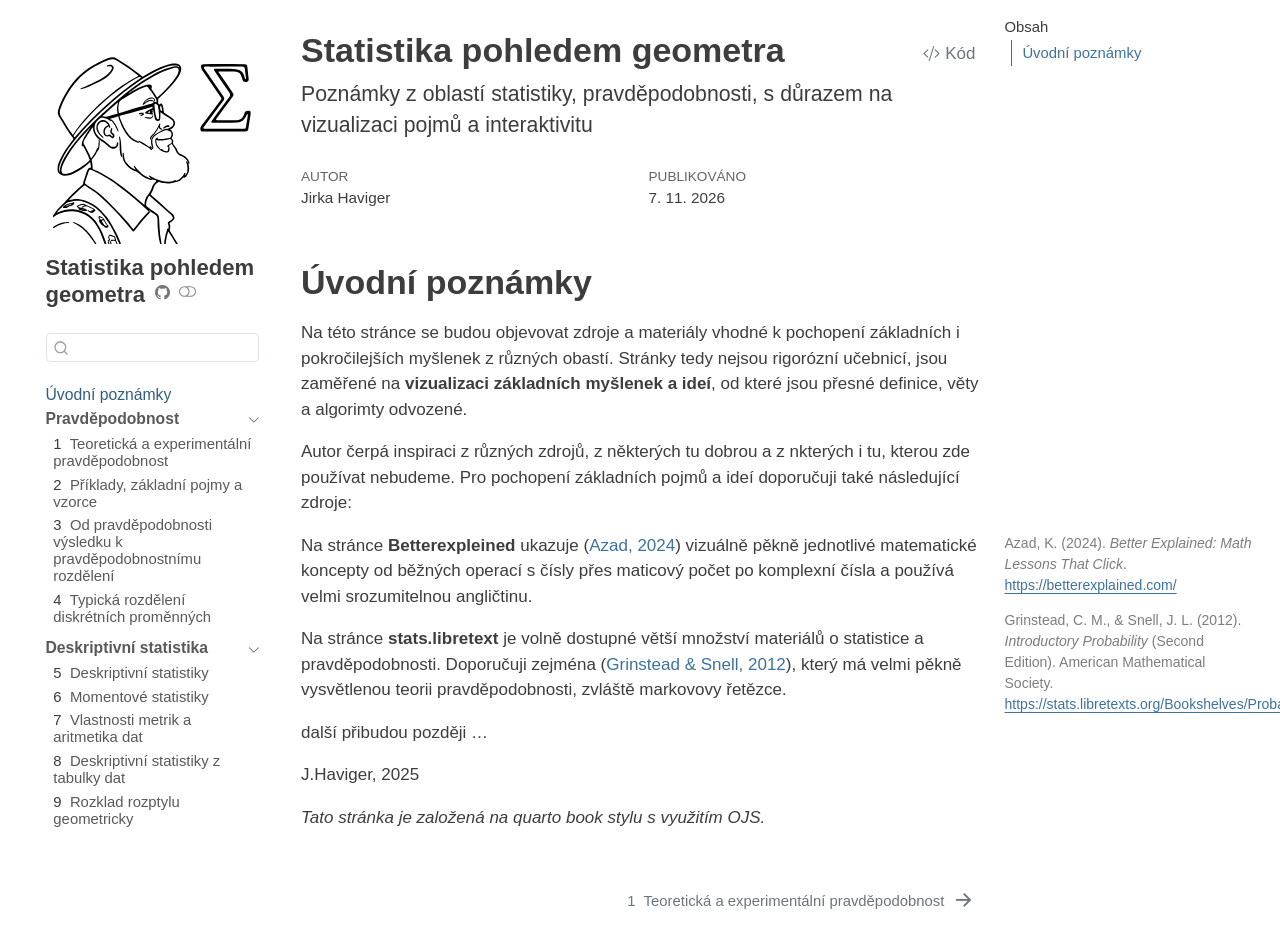
<file: index.html>
<!DOCTYPE html>
<html xmlns="http://www.w3.org/1999/xhtml" lang="cs" xml:lang="cs"><head>

<meta charset="utf-8">
<meta name="generator" content="quarto-1.8.27">

<meta name="viewport" content="width=device-width, initial-scale=1.0, user-scalable=yes">

<meta name="author" content="Jirka Haviger">

<title>Statistika pohledem geometra</title>
<style>
code{white-space: pre-wrap;}
span.smallcaps{font-variant: small-caps;}
div.columns{display: flex; gap: min(4vw, 1.5em);}
div.column{flex: auto; overflow-x: auto;}
div.hanging-indent{margin-left: 1.5em; text-indent: -1.5em;}
ul.task-list{list-style: none;}
ul.task-list li input[type="checkbox"] {
  width: 0.8em;
  margin: 0 0.8em 0.2em -1em; /* quarto-specific, see https://github.com/quarto-dev/quarto-cli/issues/4556 */ 
  vertical-align: middle;
}
/* CSS for syntax highlighting */
html { -webkit-text-size-adjust: 100%; }
pre > code.sourceCode { white-space: pre; position: relative; }
pre > code.sourceCode > span { display: inline-block; line-height: 1.25; }
pre > code.sourceCode > span:empty { height: 1.2em; }
.sourceCode { overflow: visible; }
code.sourceCode > span { color: inherit; text-decoration: inherit; }
div.sourceCode { margin: 1em 0; }
pre.sourceCode { margin: 0; }
@media screen {
div.sourceCode { overflow: auto; }
}
@media print {
pre > code.sourceCode { white-space: pre-wrap; }
pre > code.sourceCode > span { text-indent: -5em; padding-left: 5em; }
}
pre.numberSource code
  { counter-reset: source-line 0; }
pre.numberSource code > span
  { position: relative; left: -4em; counter-increment: source-line; }
pre.numberSource code > span > a:first-child::before
  { content: counter(source-line);
    position: relative; left: -1em; text-align: right; vertical-align: baseline;
    border: none; display: inline-block;
    -webkit-touch-callout: none; -webkit-user-select: none;
    -khtml-user-select: none; -moz-user-select: none;
    -ms-user-select: none; user-select: none;
    padding: 0 4px; width: 4em;
  }
pre.numberSource { margin-left: 3em;  padding-left: 4px; }
div.sourceCode
  {   }
@media screen {
pre > code.sourceCode > span > a:first-child::before { text-decoration: underline; }
}
/* CSS for citations */
div.csl-bib-body { }
div.csl-entry {
  clear: both;
  margin-bottom: 0em;
}
.hanging-indent div.csl-entry {
  margin-left:2em;
  text-indent:-2em;
}
div.csl-left-margin {
  min-width:2em;
  float:left;
}
div.csl-right-inline {
  margin-left:2em;
  padding-left:1em;
}
div.csl-indent {
  margin-left: 2em;
}</style>


<script src="site_libs/quarto-nav/quarto-nav.js"></script>
<script src="site_libs/quarto-nav/headroom.min.js"></script>
<script src="site_libs/clipboard/clipboard.min.js"></script>
<script src="site_libs/quarto-search/autocomplete.umd.js"></script>
<script src="site_libs/quarto-search/fuse.min.js"></script>
<script src="site_libs/quarto-search/quarto-search.js"></script>
<meta name="quarto:offset" content="./">
<link href="./01-pravdepodobnost/01-klasicka-prst.html" rel="next">
<script src="site_libs/quarto-html/quarto.js" type="module"></script>
<script src="site_libs/quarto-html/tabsets/tabsets.js" type="module"></script>
<script src="site_libs/quarto-html/axe/axe-check.js" type="module"></script>
<script src="site_libs/quarto-html/popper.min.js"></script>
<script src="site_libs/quarto-html/tippy.umd.min.js"></script>
<script src="site_libs/quarto-html/anchor.min.js"></script>
<link href="site_libs/quarto-html/tippy.css" rel="stylesheet">
<link href="site_libs/quarto-html/quarto-syntax-highlighting-ff929f96a824ba1f1ce73fc626f6830b.css" rel="stylesheet" class="quarto-color-scheme" id="quarto-text-highlighting-styles">
<link href="site_libs/quarto-html/quarto-syntax-highlighting-dark-45af73e8a241ca958af255ea1c556be4.css" rel="stylesheet" class="quarto-color-scheme quarto-color-alternate" id="quarto-text-highlighting-styles">
<link href="site_libs/quarto-html/quarto-syntax-highlighting-ff929f96a824ba1f1ce73fc626f6830b.css" rel="stylesheet" class="quarto-color-scheme-extra" id="quarto-text-highlighting-styles">
<script src="site_libs/bootstrap/bootstrap.min.js"></script>
<link href="site_libs/bootstrap/bootstrap-icons.css" rel="stylesheet">
<link href="site_libs/bootstrap/bootstrap-cc047fd132c07db3a52270d72ad63a03.min.css" rel="stylesheet" append-hash="true" class="quarto-color-scheme" id="quarto-bootstrap" data-mode="light">
<link href="site_libs/bootstrap/bootstrap-dark-bd2d8ee0d0c398ab6469995dc4d71998.min.css" rel="stylesheet" append-hash="true" class="quarto-color-scheme quarto-color-alternate" id="quarto-bootstrap" data-mode="light">
<link href="site_libs/bootstrap/bootstrap-cc047fd132c07db3a52270d72ad63a03.min.css" rel="stylesheet" append-hash="true" class="quarto-color-scheme-extra" id="quarto-bootstrap" data-mode="light">
<script id="quarto-search-options" type="application/json">{
  "location": "sidebar",
  "copy-button": false,
  "collapse-after": 3,
  "panel-placement": "start",
  "type": "textbox",
  "limit": 50,
  "keyboard-shortcut": [
    "f",
    "/",
    "s"
  ],
  "show-item-context": false,
  "language": {
    "search-no-results-text": "Žádný výsledek",
    "search-matching-documents-text": "Nalezené výsledky",
    "search-copy-link-title": "Zkopírovat odkaz pro vyhledávání",
    "search-hide-matches-text": "Skrýt další výsledky",
    "search-more-match-text": "další výsledek v tomto dokumentu",
    "search-more-matches-text": "dalších výsledků v tomto dokumentu",
    "search-clear-button-title": "Vymazat",
    "search-text-placeholder": "",
    "search-detached-cancel-button-title": "Zrušit",
    "search-submit-button-title": "Odeslat",
    "search-label": "Hledat"
  }
}</script>


<meta property="og:title" content="Statistika pohledem geometra">
<meta property="og:description" content="Poznámky z oblastí statistiky, pravděpodobnosti, s důrazem na vizualizaci pojmů a interaktivitu">
<meta property="og:site_name" content=" **Statistika pohledem geometra** ">
<meta name="twitter:title" content="Statistika pohledem geometra">
<meta name="twitter:description" content="Poznámky z oblastí statistiky, pravděpodobnosti, s důrazem na vizualizaci pojmů a interaktivitu">
<meta name="twitter:card" content="summary">
</head>

<body class="nav-sidebar floating slimcontent quarto-light"><script id="quarto-html-before-body" type="application/javascript">
    const toggleBodyColorMode = (bsSheetEl) => {
      const mode = bsSheetEl.getAttribute("data-mode");
      const bodyEl = window.document.querySelector("body");
      if (mode === "dark") {
        bodyEl.classList.add("quarto-dark");
        bodyEl.classList.remove("quarto-light");
      } else {
        bodyEl.classList.add("quarto-light");
        bodyEl.classList.remove("quarto-dark");
      }
    }
    const toggleBodyColorPrimary = () => {
      const bsSheetEl = window.document.querySelector("link#quarto-bootstrap:not([rel=disabled-stylesheet])");
      if (bsSheetEl) {
        toggleBodyColorMode(bsSheetEl);
      }
    }
    const setColorSchemeToggle = (alternate) => {
      const toggles = window.document.querySelectorAll('.quarto-color-scheme-toggle');
      for (let i=0; i < toggles.length; i++) {
        const toggle = toggles[i];
        if (toggle) {
          if (alternate) {
            toggle.classList.add("alternate");
          } else {
            toggle.classList.remove("alternate");
          }
        }
      }
    };
    const toggleColorMode = (alternate) => {
      // Switch the stylesheets
      const primaryStylesheets = window.document.querySelectorAll('link.quarto-color-scheme:not(.quarto-color-alternate)');
      const alternateStylesheets = window.document.querySelectorAll('link.quarto-color-scheme.quarto-color-alternate');
      manageTransitions('#quarto-margin-sidebar .nav-link', false);
      if (alternate) {
        // note: dark is layered on light, we don't disable primary!
        enableStylesheet(alternateStylesheets);
        for (const sheetNode of alternateStylesheets) {
          if (sheetNode.id === "quarto-bootstrap") {
            toggleBodyColorMode(sheetNode);
          }
        }
      } else {
        disableStylesheet(alternateStylesheets);
        enableStylesheet(primaryStylesheets)
        toggleBodyColorPrimary();
      }
      manageTransitions('#quarto-margin-sidebar .nav-link', true);
      // Switch the toggles
      setColorSchemeToggle(alternate)
      // Hack to workaround the fact that safari doesn't
      // properly recolor the scrollbar when toggling (#1455)
      if (navigator.userAgent.indexOf('Safari') > 0 && navigator.userAgent.indexOf('Chrome') == -1) {
        manageTransitions("body", false);
        window.scrollTo(0, 1);
        setTimeout(() => {
          window.scrollTo(0, 0);
          manageTransitions("body", true);
        }, 40);
      }
    }
    const disableStylesheet = (stylesheets) => {
      for (let i=0; i < stylesheets.length; i++) {
        const stylesheet = stylesheets[i];
        stylesheet.rel = 'disabled-stylesheet';
      }
    }
    const enableStylesheet = (stylesheets) => {
      for (let i=0; i < stylesheets.length; i++) {
        const stylesheet = stylesheets[i];
        if(stylesheet.rel !== 'stylesheet') { // for Chrome, which will still FOUC without this check
          stylesheet.rel = 'stylesheet';
        }
      }
    }
    const manageTransitions = (selector, allowTransitions) => {
      const els = window.document.querySelectorAll(selector);
      for (let i=0; i < els.length; i++) {
        const el = els[i];
        if (allowTransitions) {
          el.classList.remove('notransition');
        } else {
          el.classList.add('notransition');
        }
      }
    }
    const isFileUrl = () => {
      return window.location.protocol === 'file:';
    }
    const hasAlternateSentinel = () => {
      let styleSentinel = getColorSchemeSentinel();
      if (styleSentinel !== null) {
        return styleSentinel === "alternate";
      } else {
        return false;
      }
    }
    const setStyleSentinel = (alternate) => {
      const value = alternate ? "alternate" : "default";
      if (!isFileUrl()) {
        window.localStorage.setItem("quarto-color-scheme", value);
      } else {
        localAlternateSentinel = value;
      }
    }
    const getColorSchemeSentinel = () => {
      if (!isFileUrl()) {
        const storageValue = window.localStorage.getItem("quarto-color-scheme");
        return storageValue != null ? storageValue : localAlternateSentinel;
      } else {
        return localAlternateSentinel;
      }
    }
    const toggleGiscusIfUsed = (isAlternate, darkModeDefault) => {
      const baseTheme = document.querySelector('#giscus-base-theme')?.value ?? 'light';
      const alternateTheme = document.querySelector('#giscus-alt-theme')?.value ?? 'dark';
      let newTheme = '';
      if(authorPrefersDark) {
        newTheme = isAlternate ? baseTheme : alternateTheme;
      } else {
        newTheme = isAlternate ? alternateTheme : baseTheme;
      }
      const changeGiscusTheme = () => {
        // From: https://github.com/giscus/giscus/issues/336
        const sendMessage = (message) => {
          const iframe = document.querySelector('iframe.giscus-frame');
          if (!iframe) return;
          iframe.contentWindow.postMessage({ giscus: message }, 'https://giscus.app');
        }
        sendMessage({
          setConfig: {
            theme: newTheme
          }
        });
      }
      const isGiscussLoaded = window.document.querySelector('iframe.giscus-frame') !== null;
      if (isGiscussLoaded) {
        changeGiscusTheme();
      }
    };
    const authorPrefersDark = false;
    const darkModeDefault = authorPrefersDark;
      document.querySelector('link#quarto-text-highlighting-styles.quarto-color-scheme-extra').rel = 'disabled-stylesheet';
      document.querySelector('link#quarto-bootstrap.quarto-color-scheme-extra').rel = 'disabled-stylesheet';
    let localAlternateSentinel = darkModeDefault ? 'alternate' : 'default';
    // Dark / light mode switch
    window.quartoToggleColorScheme = () => {
      // Read the current dark / light value
      let toAlternate = !hasAlternateSentinel();
      toggleColorMode(toAlternate);
      setStyleSentinel(toAlternate);
      toggleGiscusIfUsed(toAlternate, darkModeDefault);
      window.dispatchEvent(new Event('resize'));
    };
    // Switch to dark mode if need be
    if (hasAlternateSentinel()) {
      toggleColorMode(true);
    } else {
      toggleColorMode(false);
    }
  </script>

<div id="quarto-search-results"></div>
  <header id="quarto-header" class="headroom fixed-top">
  <nav class="quarto-secondary-nav">
    <div class="container-fluid d-flex">
      <button type="button" class="quarto-btn-toggle btn" data-bs-toggle="collapse" role="button" data-bs-target=".quarto-sidebar-collapse-item" aria-controls="quarto-sidebar" aria-expanded="false" aria-label="Přepnout postranní panel" onclick="if (window.quartoToggleHeadroom) { window.quartoToggleHeadroom(); }">
        <i class="bi bi-layout-text-sidebar-reverse"></i>
      </button>
        <nav class="quarto-page-breadcrumbs" aria-label="breadcrumb"><ol class="breadcrumb"><li class="breadcrumb-item"><a href="./index.html">Úvodní poznámky</a></li></ol></nav>
        <a class="flex-grow-1" role="navigation" data-bs-toggle="collapse" data-bs-target=".quarto-sidebar-collapse-item" aria-controls="quarto-sidebar" aria-expanded="false" aria-label="Přepnout postranní panel" onclick="if (window.quartoToggleHeadroom) { window.quartoToggleHeadroom(); }">      
        </a>
      <button type="button" class="btn quarto-search-button" aria-label="Hledat" onclick="window.quartoOpenSearch();">
        <i class="bi bi-search"></i>
      </button>
    </div>
  </nav>
</header>
<!-- content -->
<div id="quarto-content" class="quarto-container page-columns page-rows-contents page-layout-article">
<!-- sidebar -->
  <nav id="quarto-sidebar" class="sidebar collapse collapse-horizontal quarto-sidebar-collapse-item sidebar-navigation floating overflow-auto">
    <div class="pt-lg-2 mt-2 text-left sidebar-header sidebar-header-stacked">
      <a href="index.html" class="sidebar-logo-link">
      <img src="./Logo.svg" alt="Logo Statistika pohledem geometra" class="sidebar-logo light-content py-0 d-lg-inline d-none">
      <img src="./Logo.svg" alt="Logo Statistika pohledem geometra" class="sidebar-logo dark-content py-0 d-lg-inline d-none">
      </a>
    <div class="sidebar-title mb-0 py-0">
      <a href="./"><strong>Statistika pohledem geometra</strong></a> 
        <div class="sidebar-tools-main">
    <a href="https://github.com/JiriHaviger/2026_statistika_pohledem_geometra" title="Zdrojový kód" class="quarto-navigation-tool px-1" aria-label="Zdrojový kód"><i class="bi bi-github"></i></a>
  <a href="" class="quarto-color-scheme-toggle quarto-navigation-tool  px-1" onclick="window.quartoToggleColorScheme(); return false;" title="Přepnout tmavý režim"><i class="bi"></i></a>
</div>
    </div>
      </div>
        <div class="mt-2 flex-shrink-0 align-items-center">
        <div class="sidebar-search">
        <div id="quarto-search" class="" title="Hledat"></div>
        </div>
        </div>
    <div class="sidebar-menu-container"> 
    <ul class="list-unstyled mt-1">
        <li class="sidebar-item">
  <div class="sidebar-item-container"> 
  <a href="./index.html" class="sidebar-item-text sidebar-link active">
 <span class="menu-text">Úvodní poznámky</span></a>
  </div>
</li>
        <li class="sidebar-item sidebar-item-section">
      <div class="sidebar-item-container"> 
            <a class="sidebar-item-text sidebar-link text-start" data-bs-toggle="collapse" data-bs-target="#quarto-sidebar-section-1" role="navigation" aria-expanded="true">
 <span class="menu-text"><strong>Pravděpodobnost</strong></span></a>
          <a class="sidebar-item-toggle text-start" data-bs-toggle="collapse" data-bs-target="#quarto-sidebar-section-1" role="navigation" aria-expanded="true" aria-label="Přepnout sekci">
            <i class="bi bi-chevron-right ms-2"></i>
          </a> 
      </div>
      <ul id="quarto-sidebar-section-1" class="collapse list-unstyled sidebar-section depth1 show">  
          <li class="sidebar-item">
  <div class="sidebar-item-container"> 
  <a href="./01-pravdepodobnost/01-klasicka-prst.html" class="sidebar-item-text sidebar-link">
 <span class="menu-text"><span class="chapter-number">1</span>&nbsp; <span class="chapter-title">Teoretická a experimentální pravděpodobnost</span></span></a>
  </div>
</li>
          <li class="sidebar-item">
  <div class="sidebar-item-container"> 
  <a href="./01-pravdepodobnost/02-prst-pravidla.html" class="sidebar-item-text sidebar-link">
 <span class="menu-text"><span class="chapter-number">2</span>&nbsp; <span class="chapter-title">Příklady, základní pojmy a vzorce</span></span></a>
  </div>
</li>
          <li class="sidebar-item">
  <div class="sidebar-item-container"> 
  <a href="./01-pravdepodobnost/03-prst-distribuce.html" class="sidebar-item-text sidebar-link">
 <span class="menu-text"><span class="chapter-number">3</span>&nbsp; <span class="chapter-title">Od pravděpodobnosti výsledku k pravděpodobnostnímu rozdělení</span></span></a>
  </div>
</li>
          <li class="sidebar-item">
  <div class="sidebar-item-container"> 
  <a href="./01-pravdepodobnost/04-prst-diskretni.html" class="sidebar-item-text sidebar-link">
 <span class="menu-text"><span class="chapter-number">4</span>&nbsp; <span class="chapter-title">Typická rozdělení diskrétních proměnných</span></span></a>
  </div>
</li>
      </ul>
  </li>
        <li class="sidebar-item sidebar-item-section">
      <div class="sidebar-item-container"> 
            <a class="sidebar-item-text sidebar-link text-start" data-bs-toggle="collapse" data-bs-target="#quarto-sidebar-section-2" role="navigation" aria-expanded="true">
 <span class="menu-text"><strong>Deskriptivní statistika</strong></span></a>
          <a class="sidebar-item-toggle text-start" data-bs-toggle="collapse" data-bs-target="#quarto-sidebar-section-2" role="navigation" aria-expanded="true" aria-label="Přepnout sekci">
            <i class="bi bi-chevron-right ms-2"></i>
          </a> 
      </div>
      <ul id="quarto-sidebar-section-2" class="collapse list-unstyled sidebar-section depth1 show">  
          <li class="sidebar-item">
  <div class="sidebar-item-container"> 
  <a href="./02-statistika/01-typy-promennych.html" class="sidebar-item-text sidebar-link">
 <span class="menu-text"><span class="chapter-number">5</span>&nbsp; <span class="chapter-title">Deskriptivní statistiky</span></span></a>
  </div>
</li>
          <li class="sidebar-item">
  <div class="sidebar-item-container"> 
  <a href="./02-statistika/02-deskriptivni-statistiky-momenty.html" class="sidebar-item-text sidebar-link">
 <span class="menu-text"><span class="chapter-number">6</span>&nbsp; <span class="chapter-title">Momentové statistiky</span></span></a>
  </div>
</li>
          <li class="sidebar-item">
  <div class="sidebar-item-container"> 
  <a href="./02-statistika/03-aritmetika-dat.html" class="sidebar-item-text sidebar-link">
 <span class="menu-text"><span class="chapter-number">7</span>&nbsp; <span class="chapter-title">Vlastnosti metrik a aritmetika dat</span></span></a>
  </div>
</li>
          <li class="sidebar-item">
  <div class="sidebar-item-container"> 
  <a href="./02-statistika/04-deskriptivy-z-tabulky.html" class="sidebar-item-text sidebar-link">
 <span class="menu-text"><span class="chapter-number">8</span>&nbsp; <span class="chapter-title">Deskriptivní statistiky z tabulky dat</span></span></a>
  </div>
</li>
          <li class="sidebar-item">
  <div class="sidebar-item-container"> 
  <a href="./02-statistika/05-analyza-rozptylu-geometricky.html" class="sidebar-item-text sidebar-link">
 <span class="menu-text"><span class="chapter-number">9</span>&nbsp; <span class="chapter-title">Rozklad rozptylu geometricky</span></span></a>
  </div>
</li>
      </ul>
  </li>
    </ul>
    </div>
</nav>
<div id="quarto-sidebar-glass" class="quarto-sidebar-collapse-item" data-bs-toggle="collapse" data-bs-target=".quarto-sidebar-collapse-item"></div>
<!-- margin-sidebar -->
    <div id="quarto-margin-sidebar" class="sidebar margin-sidebar">
        <nav id="TOC" role="doc-toc" class="toc-active">
    <h2 id="toc-title">Obsah</h2>
   
  <ul>
  <li><a href="#úvodní-poznámky" id="toc-úvodní-poznámky" class="nav-link active" data-scroll-target="#úvodní-poznámky">Úvodní poznámky</a></li>
  </ul>
</nav>
    </div>
<!-- main -->
<main class="content page-columns page-full" id="quarto-document-content">


<header id="title-block-header" class="quarto-title-block default">
<div class="quarto-title">
<div class="quarto-title-block"><div><h1 class="title"><strong>Statistika pohledem geometra</strong></h1><button type="button" class="btn code-tools-button" id="quarto-code-tools-source"><i class="bi"></i> Kód</button></div></div>
<p class="subtitle lead">Poznámky z oblastí statistiky, pravděpodobnosti, s důrazem na vizualizaci pojmů a interaktivitu</p>
</div>



<div class="quarto-title-meta">

    <div>
    <div class="quarto-title-meta-heading">Autor</div>
    <div class="quarto-title-meta-contents">
             <p>Jirka Haviger </p>
          </div>
  </div>
    
    <div>
    <div class="quarto-title-meta-heading">Publikováno</div>
    <div class="quarto-title-meta-contents">
      <p class="date">7. 11. 2026</p>
    </div>
  </div>
  
    
  </div>
  


</header>


<section id="úvodní-poznámky" class="level1 unnumbered page-columns page-full">
<h1 class="unnumbered">Úvodní poznámky</h1>
<p>Na této stránce se budou objevovat zdroje a materiály vhodné k pochopení základních i pokročilejších myšlenek z různých obastí. Stránky tedy nejsou rigorózní učebnicí, jsou zaměřené na <strong>vizualizaci základních myšlenek a ideí</strong>, od které jsou přesné definice, věty a algorimty odvozené.</p>
<p>Autor čerpá inspiraci z různých zdrojů, z některých tu dobrou a z nkterých i tu, kterou zde používat nebudeme. Pro pochopení základních pojmů a ideí doporučuji také následující zdroje:</p>
<p>Na stránce <strong>Betterexpleined</strong> ukazuje <span class="citation" data-cites="azad_betterexplained">(<a href="#ref-azad_betterexplained" role="doc-biblioref">Azad, 2024</a>)</span> vizuálně pěkně jednotlivé matematické koncepty od běžných operací s čísly přes maticový počet po komplexní čísla a používá velmi srozumitelnou angličtinu.</p>
<div class="no-row-height column-margin column-container"><div id="ref-azad_betterexplained" class="csl-entry" role="listitem">
Azad, K. (2024). <em>Better Explained: Math Lessons That Click</em>. <a href="https://betterexplained.com/">https://betterexplained.com/</a>
</div><div id="ref-grinstead2012introductory" class="csl-entry" role="listitem">
Grinstead, C. M., &amp; Snell, J. L. (2012). <em>Introductory Probability</em> (Second Edition). American Mathematical Society. <a href="https://stats.libretexts.org/Bookshelves/Probability_Theory/Introductory_Probability_(Grinstead_and_Snell)">https://stats.libretexts.org/Bookshelves/Probability_Theory/Introductory_Probability_(Grinstead_and_Snell)</a>
</div></div><p>Na stránce <strong>stats.libretext</strong> je volně dostupné větší množství materiálů o statistice a pravděpodobnosti. Doporučuji zejména <span class="citation" data-cites="grinstead2012introductory">(<a href="#ref-grinstead2012introductory" role="doc-biblioref">Grinstead &amp; Snell, 2012</a>)</span>, který má velmi pěkně vysvětlenou teorii pravděpodobnosti, zvláště markovovy řetězce.</p>
<p>další přibudou později …</p>
<p>J.Haviger, 2025</p>
<p><em>Tato stránka je založená na quarto book stylu s využitím OJS.</em></p>


<!-- -->


</section>

</main> <!-- /main -->
<script id="quarto-html-after-body" type="application/javascript">
  window.document.addEventListener("DOMContentLoaded", function (event) {
    // Ensure there is a toggle, if there isn't float one in the top right
    if (window.document.querySelector('.quarto-color-scheme-toggle') === null) {
      const a = window.document.createElement('a');
      a.classList.add('top-right');
      a.classList.add('quarto-color-scheme-toggle');
      a.href = "";
      a.onclick = function() { try { window.quartoToggleColorScheme(); } catch {} return false; };
      const i = window.document.createElement("i");
      i.classList.add('bi');
      a.appendChild(i);
      window.document.body.appendChild(a);
    }
    setColorSchemeToggle(hasAlternateSentinel())
    const icon = "";
    const anchorJS = new window.AnchorJS();
    anchorJS.options = {
      placement: 'right',
      icon: icon
    };
    anchorJS.add('.anchored');
    const isCodeAnnotation = (el) => {
      for (const clz of el.classList) {
        if (clz.startsWith('code-annotation-')) {                     
          return true;
        }
      }
      return false;
    }
    const onCopySuccess = function(e) {
      // button target
      const button = e.trigger;
      // don't keep focus
      button.blur();
      // flash "checked"
      button.classList.add('code-copy-button-checked');
      var currentTitle = button.getAttribute("title");
      button.setAttribute("title", "Zkopírováno!");
      let tooltip;
      if (window.bootstrap) {
        button.setAttribute("data-bs-toggle", "tooltip");
        button.setAttribute("data-bs-placement", "left");
        button.setAttribute("data-bs-title", "Zkopírováno!");
        tooltip = new bootstrap.Tooltip(button, 
          { trigger: "manual", 
            customClass: "code-copy-button-tooltip",
            offset: [0, -8]});
        tooltip.show();    
      }
      setTimeout(function() {
        if (tooltip) {
          tooltip.hide();
          button.removeAttribute("data-bs-title");
          button.removeAttribute("data-bs-toggle");
          button.removeAttribute("data-bs-placement");
        }
        button.setAttribute("title", currentTitle);
        button.classList.remove('code-copy-button-checked');
      }, 1000);
      // clear code selection
      e.clearSelection();
    }
    const getTextToCopy = function(trigger) {
      const outerScaffold = trigger.parentElement.cloneNode(true);
      const codeEl = outerScaffold.querySelector('code');
      for (const childEl of codeEl.children) {
        if (isCodeAnnotation(childEl)) {
          childEl.remove();
        }
      }
      return codeEl.innerText;
    }
    const clipboard = new window.ClipboardJS('.code-copy-button:not([data-in-quarto-modal])', {
      text: getTextToCopy
    });
    clipboard.on('success', onCopySuccess);
    if (window.document.getElementById('quarto-embedded-source-code-modal')) {
      const clipboardModal = new window.ClipboardJS('.code-copy-button[data-in-quarto-modal]', {
        text: getTextToCopy,
        container: window.document.getElementById('quarto-embedded-source-code-modal')
      });
      clipboardModal.on('success', onCopySuccess);
    }
    const viewSource = window.document.getElementById('quarto-view-source') ||
                       window.document.getElementById('quarto-code-tools-source');
    if (viewSource) {
      const sourceUrl = viewSource.getAttribute("data-quarto-source-url");
      viewSource.addEventListener("click", function(e) {
        if (sourceUrl) {
          // rstudio viewer pane
          if (/\bcapabilities=\b/.test(window.location)) {
            window.open(sourceUrl);
          } else {
            window.location.href = sourceUrl;
          }
        } else {
          const modal = new bootstrap.Modal(document.getElementById('quarto-embedded-source-code-modal'));
          modal.show();
        }
        return false;
      });
    }
    function toggleCodeHandler(show) {
      return function(e) {
        const detailsSrc = window.document.querySelectorAll(".cell > details > .sourceCode");
        for (let i=0; i<detailsSrc.length; i++) {
          const details = detailsSrc[i].parentElement;
          if (show) {
            details.open = true;
          } else {
            details.removeAttribute("open");
          }
        }
        const cellCodeDivs = window.document.querySelectorAll(".cell > .sourceCode");
        const fromCls = show ? "hidden" : "unhidden";
        const toCls = show ? "unhidden" : "hidden";
        for (let i=0; i<cellCodeDivs.length; i++) {
          const codeDiv = cellCodeDivs[i];
          if (codeDiv.classList.contains(fromCls)) {
            codeDiv.classList.remove(fromCls);
            codeDiv.classList.add(toCls);
          } 
        }
        return false;
      }
    }
    const hideAllCode = window.document.getElementById("quarto-hide-all-code");
    if (hideAllCode) {
      hideAllCode.addEventListener("click", toggleCodeHandler(false));
    }
    const showAllCode = window.document.getElementById("quarto-show-all-code");
    if (showAllCode) {
      showAllCode.addEventListener("click", toggleCodeHandler(true));
    }
      var localhostRegex = new RegExp(/^(?:http|https):\/\/localhost\:?[0-9]*\//);
      var mailtoRegex = new RegExp(/^mailto:/);
        var filterRegex = new RegExp("https:\/\/jirihaviger\.github\.io\/2026_statistika_pohledem_geometra\/");
      var isInternal = (href) => {
          return filterRegex.test(href) || localhostRegex.test(href) || mailtoRegex.test(href);
      }
      // Inspect non-navigation links and adorn them if external
     var links = window.document.querySelectorAll('a[href]:not(.nav-link):not(.navbar-brand):not(.toc-action):not(.sidebar-link):not(.sidebar-item-toggle):not(.pagination-link):not(.no-external):not([aria-hidden]):not(.dropdown-item):not(.quarto-navigation-tool):not(.about-link)');
      for (var i=0; i<links.length; i++) {
        const link = links[i];
        if (!isInternal(link.href)) {
          // undo the damage that might have been done by quarto-nav.js in the case of
          // links that we want to consider external
          if (link.dataset.originalHref !== undefined) {
            link.href = link.dataset.originalHref;
          }
        }
      }
    function tippyHover(el, contentFn, onTriggerFn, onUntriggerFn) {
      const config = {
        allowHTML: true,
        maxWidth: 500,
        delay: 100,
        arrow: false,
        appendTo: function(el) {
            return el.parentElement;
        },
        interactive: true,
        interactiveBorder: 10,
        theme: 'quarto',
        placement: 'bottom-start',
      };
      if (contentFn) {
        config.content = contentFn;
      }
      if (onTriggerFn) {
        config.onTrigger = onTriggerFn;
      }
      if (onUntriggerFn) {
        config.onUntrigger = onUntriggerFn;
      }
      window.tippy(el, config); 
    }
    const noterefs = window.document.querySelectorAll('a[role="doc-noteref"]');
    for (var i=0; i<noterefs.length; i++) {
      const ref = noterefs[i];
      tippyHover(ref, function() {
        // use id or data attribute instead here
        let href = ref.getAttribute('data-footnote-href') || ref.getAttribute('href');
        try { href = new URL(href).hash; } catch {}
        const id = href.replace(/^#\/?/, "");
        const note = window.document.getElementById(id);
        if (note) {
          return note.innerHTML;
        } else {
          return "";
        }
      });
    }
    const xrefs = window.document.querySelectorAll('a.quarto-xref');
    const processXRef = (id, note) => {
      // Strip column container classes
      const stripColumnClz = (el) => {
        el.classList.remove("page-full", "page-columns");
        if (el.children) {
          for (const child of el.children) {
            stripColumnClz(child);
          }
        }
      }
      stripColumnClz(note)
      if (id === null || id.startsWith('sec-')) {
        // Special case sections, only their first couple elements
        const container = document.createElement("div");
        if (note.children && note.children.length > 2) {
          container.appendChild(note.children[0].cloneNode(true));
          for (let i = 1; i < note.children.length; i++) {
            const child = note.children[i];
            if (child.tagName === "P" && child.innerText === "") {
              continue;
            } else {
              container.appendChild(child.cloneNode(true));
              break;
            }
          }
          if (window.Quarto?.typesetMath) {
            window.Quarto.typesetMath(container);
          }
          return container.innerHTML
        } else {
          if (window.Quarto?.typesetMath) {
            window.Quarto.typesetMath(note);
          }
          return note.innerHTML;
        }
      } else {
        // Remove any anchor links if they are present
        const anchorLink = note.querySelector('a.anchorjs-link');
        if (anchorLink) {
          anchorLink.remove();
        }
        if (window.Quarto?.typesetMath) {
          window.Quarto.typesetMath(note);
        }
        if (note.classList.contains("callout")) {
          return note.outerHTML;
        } else {
          return note.innerHTML;
        }
      }
    }
    for (var i=0; i<xrefs.length; i++) {
      const xref = xrefs[i];
      tippyHover(xref, undefined, function(instance) {
        instance.disable();
        let url = xref.getAttribute('href');
        let hash = undefined; 
        if (url.startsWith('#')) {
          hash = url;
        } else {
          try { hash = new URL(url).hash; } catch {}
        }
        if (hash) {
          const id = hash.replace(/^#\/?/, "");
          const note = window.document.getElementById(id);
          if (note !== null) {
            try {
              const html = processXRef(id, note.cloneNode(true));
              instance.setContent(html);
            } finally {
              instance.enable();
              instance.show();
            }
          } else {
            // See if we can fetch this
            fetch(url.split('#')[0])
            .then(res => res.text())
            .then(html => {
              const parser = new DOMParser();
              const htmlDoc = parser.parseFromString(html, "text/html");
              const note = htmlDoc.getElementById(id);
              if (note !== null) {
                const html = processXRef(id, note);
                instance.setContent(html);
              } 
            }).finally(() => {
              instance.enable();
              instance.show();
            });
          }
        } else {
          // See if we can fetch a full url (with no hash to target)
          // This is a special case and we should probably do some content thinning / targeting
          fetch(url)
          .then(res => res.text())
          .then(html => {
            const parser = new DOMParser();
            const htmlDoc = parser.parseFromString(html, "text/html");
            const note = htmlDoc.querySelector('main.content');
            if (note !== null) {
              // This should only happen for chapter cross references
              // (since there is no id in the URL)
              // remove the first header
              if (note.children.length > 0 && note.children[0].tagName === "HEADER") {
                note.children[0].remove();
              }
              const html = processXRef(null, note);
              instance.setContent(html);
            } 
          }).finally(() => {
            instance.enable();
            instance.show();
          });
        }
      }, function(instance) {
      });
    }
        let selectedAnnoteEl;
        const selectorForAnnotation = ( cell, annotation) => {
          let cellAttr = 'data-code-cell="' + cell + '"';
          let lineAttr = 'data-code-annotation="' +  annotation + '"';
          const selector = 'span[' + cellAttr + '][' + lineAttr + ']';
          return selector;
        }
        const selectCodeLines = (annoteEl) => {
          const doc = window.document;
          const targetCell = annoteEl.getAttribute("data-target-cell");
          const targetAnnotation = annoteEl.getAttribute("data-target-annotation");
          const annoteSpan = window.document.querySelector(selectorForAnnotation(targetCell, targetAnnotation));
          const lines = annoteSpan.getAttribute("data-code-lines").split(",");
          const lineIds = lines.map((line) => {
            return targetCell + "-" + line;
          })
          let top = null;
          let height = null;
          let parent = null;
          if (lineIds.length > 0) {
              //compute the position of the single el (top and bottom and make a div)
              const el = window.document.getElementById(lineIds[0]);
              top = el.offsetTop;
              height = el.offsetHeight;
              parent = el.parentElement.parentElement;
            if (lineIds.length > 1) {
              const lastEl = window.document.getElementById(lineIds[lineIds.length - 1]);
              const bottom = lastEl.offsetTop + lastEl.offsetHeight;
              height = bottom - top;
            }
            if (top !== null && height !== null && parent !== null) {
              // cook up a div (if necessary) and position it 
              let div = window.document.getElementById("code-annotation-line-highlight");
              if (div === null) {
                div = window.document.createElement("div");
                div.setAttribute("id", "code-annotation-line-highlight");
                div.style.position = 'absolute';
                parent.appendChild(div);
              }
              div.style.top = top - 2 + "px";
              div.style.height = height + 4 + "px";
              div.style.left = 0;
              let gutterDiv = window.document.getElementById("code-annotation-line-highlight-gutter");
              if (gutterDiv === null) {
                gutterDiv = window.document.createElement("div");
                gutterDiv.setAttribute("id", "code-annotation-line-highlight-gutter");
                gutterDiv.style.position = 'absolute';
                const codeCell = window.document.getElementById(targetCell);
                const gutter = codeCell.querySelector('.code-annotation-gutter');
                gutter.appendChild(gutterDiv);
              }
              gutterDiv.style.top = top - 2 + "px";
              gutterDiv.style.height = height + 4 + "px";
            }
            selectedAnnoteEl = annoteEl;
          }
        };
        const unselectCodeLines = () => {
          const elementsIds = ["code-annotation-line-highlight", "code-annotation-line-highlight-gutter"];
          elementsIds.forEach((elId) => {
            const div = window.document.getElementById(elId);
            if (div) {
              div.remove();
            }
          });
          selectedAnnoteEl = undefined;
        };
          // Handle positioning of the toggle
      window.addEventListener(
        "resize",
        throttle(() => {
          elRect = undefined;
          if (selectedAnnoteEl) {
            selectCodeLines(selectedAnnoteEl);
          }
        }, 10)
      );
      function throttle(fn, ms) {
      let throttle = false;
      let timer;
        return (...args) => {
          if(!throttle) { // first call gets through
              fn.apply(this, args);
              throttle = true;
          } else { // all the others get throttled
              if(timer) clearTimeout(timer); // cancel #2
              timer = setTimeout(() => {
                fn.apply(this, args);
                timer = throttle = false;
              }, ms);
          }
        };
      }
        // Attach click handler to the DT
        const annoteDls = window.document.querySelectorAll('dt[data-target-cell]');
        for (const annoteDlNode of annoteDls) {
          annoteDlNode.addEventListener('click', (event) => {
            const clickedEl = event.target;
            if (clickedEl !== selectedAnnoteEl) {
              unselectCodeLines();
              const activeEl = window.document.querySelector('dt[data-target-cell].code-annotation-active');
              if (activeEl) {
                activeEl.classList.remove('code-annotation-active');
              }
              selectCodeLines(clickedEl);
              clickedEl.classList.add('code-annotation-active');
            } else {
              // Unselect the line
              unselectCodeLines();
              clickedEl.classList.remove('code-annotation-active');
            }
          });
        }
    const findCites = (el) => {
      const parentEl = el.parentElement;
      if (parentEl) {
        const cites = parentEl.dataset.cites;
        if (cites) {
          return {
            el,
            cites: cites.split(' ')
          };
        } else {
          return findCites(el.parentElement)
        }
      } else {
        return undefined;
      }
    };
    var bibliorefs = window.document.querySelectorAll('a[role="doc-biblioref"]');
    for (var i=0; i<bibliorefs.length; i++) {
      const ref = bibliorefs[i];
      const citeInfo = findCites(ref);
      if (citeInfo) {
        tippyHover(citeInfo.el, function() {
          var popup = window.document.createElement('div');
          citeInfo.cites.forEach(function(cite) {
            var citeDiv = window.document.createElement('div');
            citeDiv.classList.add('hanging-indent');
            citeDiv.classList.add('csl-entry');
            var biblioDiv = window.document.getElementById('ref-' + cite);
            if (biblioDiv) {
              citeDiv.innerHTML = biblioDiv.innerHTML;
            }
            popup.appendChild(citeDiv);
          });
          return popup.innerHTML;
        });
      }
    }
  });
  </script>
<nav class="page-navigation">
  <div class="nav-page nav-page-previous">
  </div>
  <div class="nav-page nav-page-next">
      <a href="./01-pravdepodobnost/01-klasicka-prst.html" class="pagination-link" aria-label="Teoretická a experimentální pravděpodobnost">
        <span class="nav-page-text"><span class="chapter-number">1</span>&nbsp; <span class="chapter-title">Teoretická a experimentální pravděpodobnost</span></span> <i class="bi bi-arrow-right-short"></i>
      </a>
  </div>
</nav><div class="modal fade" id="quarto-embedded-source-code-modal" tabindex="-1" aria-labelledby="quarto-embedded-source-code-modal-label" aria-hidden="true"><div class="modal-dialog modal-dialog-scrollable"><div class="modal-content"><div class="modal-header"><h5 class="modal-title" id="quarto-embedded-source-code-modal-label">Zdrojový kód</h5><button class="btn-close" data-bs-dismiss="modal"></button></div><div class="modal-body"><div class="">
<div class="code-copy-outer-scaffold"><div class="sourceCode" id="cb1" data-shortcodes="false"><pre class="sourceCode markdown code-with-copy"><code class="sourceCode markdown"><span id="cb1-1"><a href="#cb1-1" aria-hidden="true" tabindex="-1"></a><span class="fu"># Úvodní poznámky {.unnumbered}</span></span>
<span id="cb1-2"><a href="#cb1-2" aria-hidden="true" tabindex="-1"></a></span>
<span id="cb1-3"><a href="#cb1-3" aria-hidden="true" tabindex="-1"></a>Na této stránce se budou objevovat zdroje a materiály vhodné k pochopení základních i pokročilejších myšlenek z různých obastí. Stránky tedy nejsou rigorózní  učebnicí, jsou zaměřené na **vizualizaci základních myšlenek a ideí**, od které jsou přesné definice, věty a algorimty odvozené. </span>
<span id="cb1-4"><a href="#cb1-4" aria-hidden="true" tabindex="-1"></a></span>
<span id="cb1-5"><a href="#cb1-5" aria-hidden="true" tabindex="-1"></a>Autor čerpá inspiraci z různých zdrojů, z některých tu dobrou a z nkterých i tu, kterou zde používat nebudeme. Pro pochopení základních pojmů a ideí doporučuji také následující zdroje: </span>
<span id="cb1-6"><a href="#cb1-6" aria-hidden="true" tabindex="-1"></a></span>
<span id="cb1-7"><a href="#cb1-7" aria-hidden="true" tabindex="-1"></a>Na stránce **Betterexpleined** ukazuje <span class="co">[</span><span class="ot">@azad_betterexplained</span><span class="co">]</span>  vizuálně pěkně jednotlivé matematické koncepty od běžných operací s čísly přes maticový počet po komplexní čísla a používá velmi srozumitelnou angličtinu.</span>
<span id="cb1-8"><a href="#cb1-8" aria-hidden="true" tabindex="-1"></a></span>
<span id="cb1-9"><a href="#cb1-9" aria-hidden="true" tabindex="-1"></a>Na stránce **stats.libretext** je volně dostupné větší množství materiálů o statistice a pravděpodobnosti. Doporučuji zejména <span class="co">[</span><span class="ot">@grinstead2012introductory</span><span class="co">]</span>, který  má velmi pěkně vysvětlenou teorii pravděpodobnosti, zvláště markovovy řetězce. </span>
<span id="cb1-10"><a href="#cb1-10" aria-hidden="true" tabindex="-1"></a></span>
<span id="cb1-11"><a href="#cb1-11" aria-hidden="true" tabindex="-1"></a>další přibudou později ...</span>
<span id="cb1-12"><a href="#cb1-12" aria-hidden="true" tabindex="-1"></a></span>
<span id="cb1-13"><a href="#cb1-13" aria-hidden="true" tabindex="-1"></a>J.Haviger, 2025</span>
<span id="cb1-14"><a href="#cb1-14" aria-hidden="true" tabindex="-1"></a></span>
<span id="cb1-15"><a href="#cb1-15" aria-hidden="true" tabindex="-1"></a>*Tato stránka je založená na quarto book stylu s využitím OJS.* </span></code></pre></div><button title="Zkopírovat do schránky" class="code-copy-button" data-in-quarto-modal=""><i class="bi"></i></button></div>
</div></div></div></div></div>
</div> <!-- /content -->




</body></html>
</file>
<file: site_libs/quarto-html/tippy.css>
.tippy-box[data-animation=fade][data-state=hidden]{opacity:0}[data-tippy-root]{max-width:calc(100vw - 10px)}.tippy-box{position:relative;background-color:#333;color:#fff;border-radius:4px;font-size:14px;line-height:1.4;white-space:normal;outline:0;transition-property:transform,visibility,opacity}.tippy-box[data-placement^=top]>.tippy-arrow{bottom:0}.tippy-box[data-placement^=top]>.tippy-arrow:before{bottom:-7px;left:0;border-width:8px 8px 0;border-top-color:initial;transform-origin:center top}.tippy-box[data-placement^=bottom]>.tippy-arrow{top:0}.tippy-box[data-placement^=bottom]>.tippy-arrow:before{top:-7px;left:0;border-width:0 8px 8px;border-bottom-color:initial;transform-origin:center bottom}.tippy-box[data-placement^=left]>.tippy-arrow{right:0}.tippy-box[data-placement^=left]>.tippy-arrow:before{border-width:8px 0 8px 8px;border-left-color:initial;right:-7px;transform-origin:center left}.tippy-box[data-placement^=right]>.tippy-arrow{left:0}.tippy-box[data-placement^=right]>.tippy-arrow:before{left:-7px;border-width:8px 8px 8px 0;border-right-color:initial;transform-origin:center right}.tippy-box[data-inertia][data-state=visible]{transition-timing-function:cubic-bezier(.54,1.5,.38,1.11)}.tippy-arrow{width:16px;height:16px;color:#333}.tippy-arrow:before{content:"";position:absolute;border-color:transparent;border-style:solid}.tippy-content{position:relative;padding:5px 9px;z-index:1}
</file>
<file: site_libs/quarto-html/quarto-syntax-highlighting-ff929f96a824ba1f1ce73fc626f6830b.css>
/* quarto syntax highlight colors */
:root {
  --quarto-hl-ot-color: #003B4F;
  --quarto-hl-at-color: #657422;
  --quarto-hl-ss-color: #20794D;
  --quarto-hl-an-color: #5E5E5E;
  --quarto-hl-fu-color: #4758AB;
  --quarto-hl-st-color: #20794D;
  --quarto-hl-cf-color: #003B4F;
  --quarto-hl-op-color: #5E5E5E;
  --quarto-hl-er-color: #AD0000;
  --quarto-hl-bn-color: #AD0000;
  --quarto-hl-al-color: #AD0000;
  --quarto-hl-va-color: #111111;
  --quarto-hl-bu-color: inherit;
  --quarto-hl-ex-color: inherit;
  --quarto-hl-pp-color: #AD0000;
  --quarto-hl-in-color: #5E5E5E;
  --quarto-hl-vs-color: #20794D;
  --quarto-hl-wa-color: #5E5E5E;
  --quarto-hl-do-color: #5E5E5E;
  --quarto-hl-im-color: #00769E;
  --quarto-hl-ch-color: #20794D;
  --quarto-hl-dt-color: #AD0000;
  --quarto-hl-fl-color: #AD0000;
  --quarto-hl-co-color: #5E5E5E;
  --quarto-hl-cv-color: #5E5E5E;
  --quarto-hl-cn-color: #8f5902;
  --quarto-hl-sc-color: #5E5E5E;
  --quarto-hl-dv-color: #AD0000;
  --quarto-hl-kw-color: #003B4F;
}

/* other quarto variables */
:root {
  --quarto-font-monospace: Menlo, Consolas, "DejaVu Sans Mono", monospace;
}

/* syntax highlight based on Pandoc's rules */
pre > code.sourceCode > span {
  color: #003B4F;
}

code.sourceCode > span {
  color: #003B4F;
}

div.sourceCode,
div.sourceCode pre.sourceCode {
  color: #003B4F;
}

/* Normal */
code span {
  color: #003B4F;
}

/* Alert */
code span.al {
  color: #AD0000;
  font-style: inherit;
}

/* Annotation */
code span.an {
  color: #5E5E5E;
  font-style: inherit;
}

/* Attribute */
code span.at {
  color: #657422;
  font-style: inherit;
}

/* BaseN */
code span.bn {
  color: #AD0000;
  font-style: inherit;
}

/* BuiltIn */
code span.bu {
  font-style: inherit;
}

/* ControlFlow */
code span.cf {
  color: #003B4F;
  font-weight: bold;
  font-style: inherit;
}

/* Constant */
code span.cn {
  color: #8f5902;
  font-style: inherit;
}

/* Comment */
code span.co {
  color: #5E5E5E;
  font-style: inherit;
}

/* CommentVar */
code span.cv {
  color: #5E5E5E;
  font-style: italic;
}

/* Documentation */
code span.do {
  color: #5E5E5E;
  font-style: italic;
}

/* DataType */
code span.dt {
  color: #AD0000;
  font-style: inherit;
}

/* DecVal */
code span.dv {
  color: #AD0000;
  font-style: inherit;
}

/* Error */
code span.er {
  color: #AD0000;
  font-style: inherit;
}

/* Extension */
code span.ex {
  font-style: inherit;
}

/* Float */
code span.fl {
  color: #AD0000;
  font-style: inherit;
}

/* Function */
code span.fu {
  color: #4758AB;
  font-style: inherit;
}

/* Char */
code span.ch {
  color: #20794D;
  font-style: inherit;
}

/* Import */
code span.im {
  color: #00769E;
  font-style: inherit;
}

/* Information */
code span.in {
  color: #5E5E5E;
  font-style: inherit;
}

/* Keyword */
code span.kw {
  color: #003B4F;
  font-weight: bold;
  font-style: inherit;
}

/* Operator */
code span.op {
  color: #5E5E5E;
  font-style: inherit;
}

/* Other */
code span.ot {
  color: #003B4F;
  font-style: inherit;
}

/* Preprocessor */
code span.pp {
  color: #AD0000;
  font-style: inherit;
}

/* SpecialChar */
code span.sc {
  color: #5E5E5E;
  font-style: inherit;
}

/* SpecialString */
code span.ss {
  color: #20794D;
  font-style: inherit;
}

/* String */
code span.st {
  color: #20794D;
  font-style: inherit;
}

/* Variable */
code span.va {
  color: #111111;
  font-style: inherit;
}

/* VerbatimString */
code span.vs {
  color: #20794D;
  font-style: inherit;
}

/* Warning */
code span.wa {
  color: #5E5E5E;
  font-style: italic;
}

.prevent-inlining {
  content: "</";
}

/*# sourceMappingURL=e2434c9f3b7327caddb04251e7f29af5.css.map */
</file>
<file: site_libs/quarto-html/quarto-syntax-highlighting-dark-45af73e8a241ca958af255ea1c556be4.css>
/* quarto syntax highlight colors */
:root {
  --quarto-hl-al-color: #f07178;
  --quarto-hl-an-color: #d4d0ab;
  --quarto-hl-at-color: #00e0e0;
  --quarto-hl-bn-color: #d4d0ab;
  --quarto-hl-bu-color: #abe338;
  --quarto-hl-ch-color: #abe338;
  --quarto-hl-co-color: #f8f8f2;
  --quarto-hl-cv-color: #ffd700;
  --quarto-hl-cn-color: #ffd700;
  --quarto-hl-cf-color: #ffa07a;
  --quarto-hl-dt-color: #ffa07a;
  --quarto-hl-dv-color: #d4d0ab;
  --quarto-hl-do-color: #f8f8f2;
  --quarto-hl-er-color: #f07178;
  --quarto-hl-ex-color: #00e0e0;
  --quarto-hl-fl-color: #d4d0ab;
  --quarto-hl-fu-color: #ffa07a;
  --quarto-hl-im-color: #abe338;
  --quarto-hl-in-color: #d4d0ab;
  --quarto-hl-kw-color: #ffa07a;
  --quarto-hl-op-color: #ffa07a;
  --quarto-hl-ot-color: #00e0e0;
  --quarto-hl-pp-color: #dcc6e0;
  --quarto-hl-re-color: #00e0e0;
  --quarto-hl-sc-color: #abe338;
  --quarto-hl-ss-color: #abe338;
  --quarto-hl-st-color: #abe338;
  --quarto-hl-va-color: #00e0e0;
  --quarto-hl-vs-color: #abe338;
  --quarto-hl-wa-color: #dcc6e0;
}

/* other quarto variables */
:root {
  --quarto-font-monospace: Menlo, Consolas, "DejaVu Sans Mono", monospace;
}

/* syntax highlight based on Pandoc's rules */
pre > code.sourceCode > span {
  color: #f8f8f2;
}

code.sourceCode > span {
  color: #f8f8f2;
}

div.sourceCode,
div.sourceCode pre.sourceCode {
  color: #f8f8f2;
}

/* Normal */
code span {
  color: #f8f8f2;
}

/* Alert */
code span.al {
  color: #f07178;
}

/* Annotation */
code span.an {
  color: #d4d0ab;
}

/* Attribute */
code span.at {
  color: #00e0e0;
}

/* BaseN */
code span.bn {
  color: #d4d0ab;
}

/* BuiltIn */
code span.bu {
  color: #abe338;
}

/* ControlFlow */
code span.cf {
  font-weight: bold;
  color: #ffa07a;
}

/* Constant */
code span.cn {
  color: #ffd700;
}

/* Comment */
code span.co {
  font-style: italic;
  color: #f8f8f2;
}

/* CommentVar */
code span.cv {
  color: #ffd700;
}

/* Documentation */
code span.do {
  color: #f8f8f2;
}

/* DataType */
code span.dt {
  color: #ffa07a;
}

/* DecVal */
code span.dv {
  color: #d4d0ab;
}

/* Error */
code span.er {
  color: #f07178;
  text-decoration: underline;
}

/* Extension */
code span.ex {
  font-weight: bold;
  color: #00e0e0;
}

/* Float */
code span.fl {
  color: #d4d0ab;
}

/* Function */
code span.fu {
  color: #ffa07a;
}

/* Char */
code span.ch {
  color: #abe338;
}

/* Import */
code span.im {
  color: #abe338;
}

/* Information */
code span.in {
  color: #d4d0ab;
}

/* Keyword */
code span.kw {
  font-weight: bold;
  color: #ffa07a;
}

/* Operator */
code span.op {
  color: #ffa07a;
}

/* Other */
code span.ot {
  color: #00e0e0;
}

/* Preprocessor */
code span.pp {
  color: #dcc6e0;
}

/* RegionMarker */
code span.re {
  background-color: #f8f8f2;
  color: #00e0e0;
}

/* SpecialChar */
code span.sc {
  color: #abe338;
}

/* SpecialString */
code span.ss {
  color: #abe338;
}

/* String */
code span.st {
  color: #abe338;
}

/* Variable */
code span.va {
  color: #00e0e0;
}

/* VerbatimString */
code span.vs {
  color: #abe338;
}

/* Warning */
code span.wa {
  color: #dcc6e0;
}

.prevent-inlining {
  content: "</";
}

/*# sourceMappingURL=bd47bda6ab763836799b79d16e99fbde.css.map */
</file>
